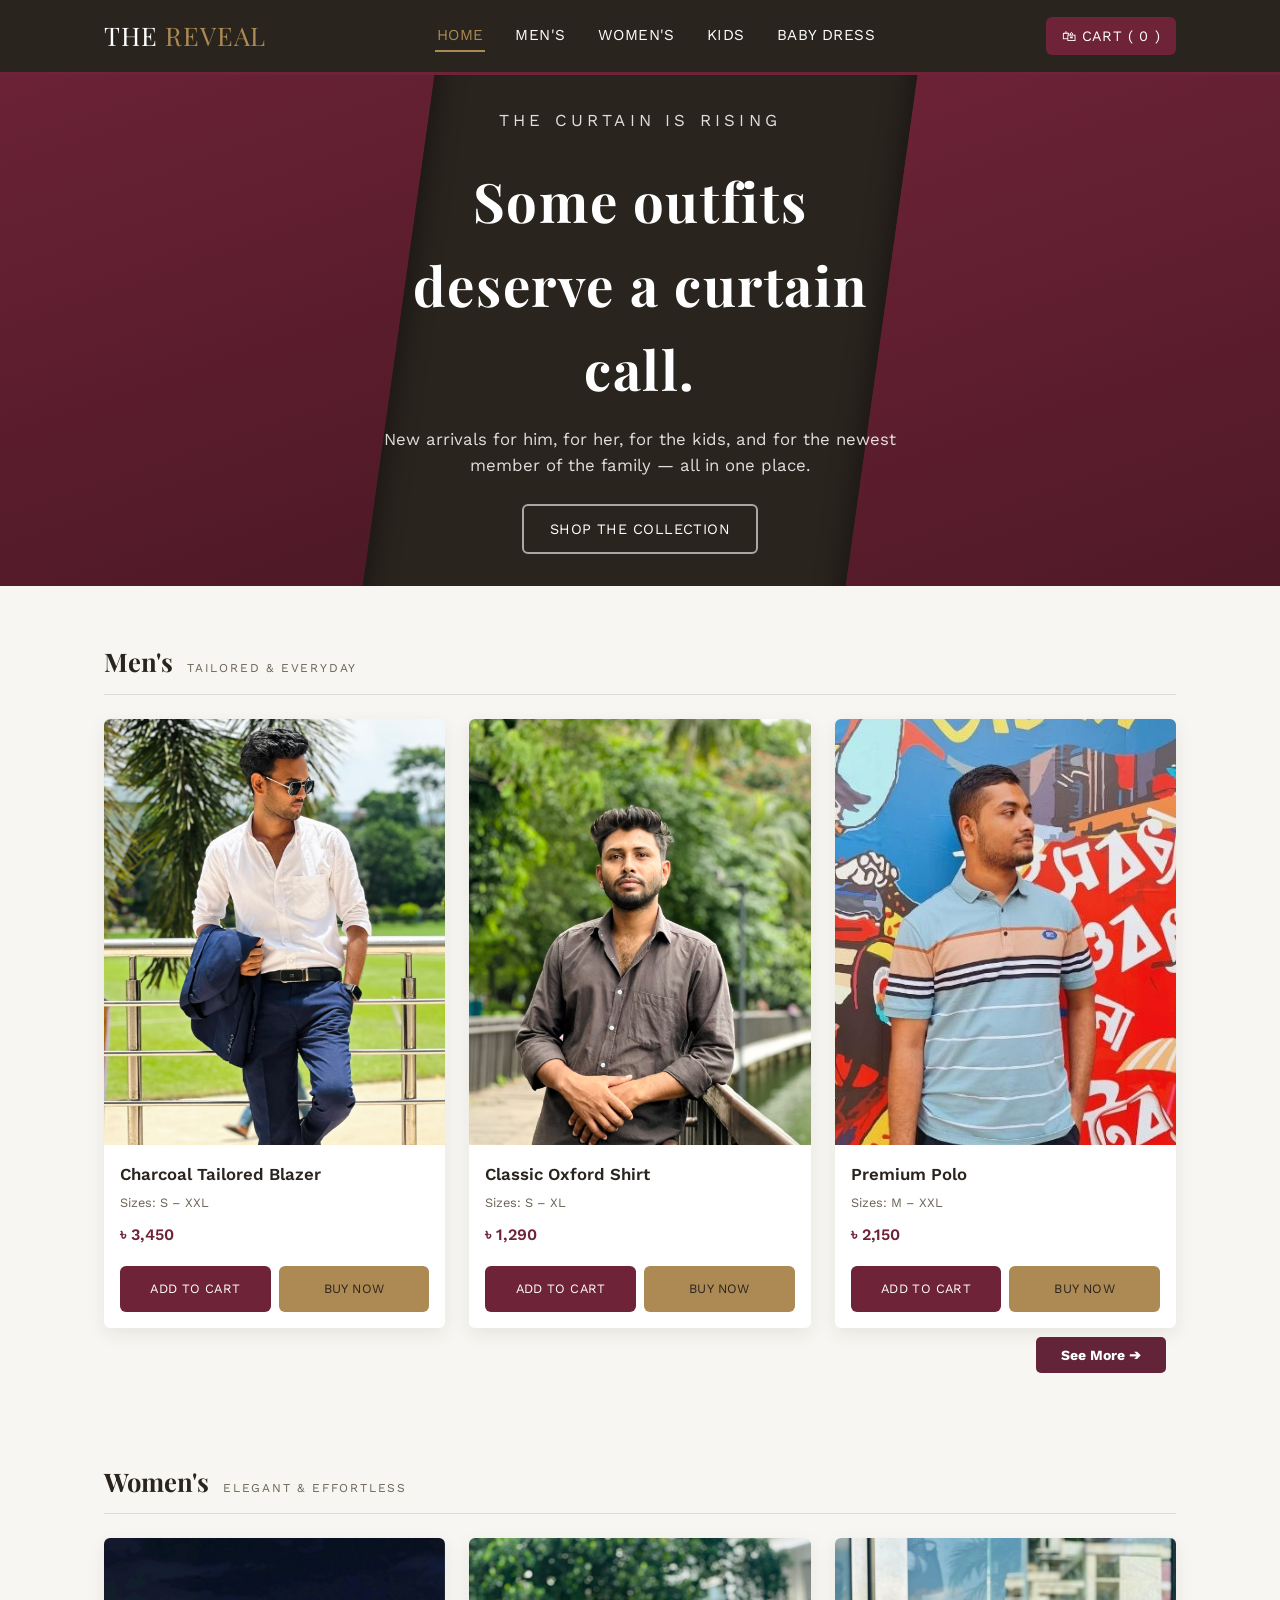
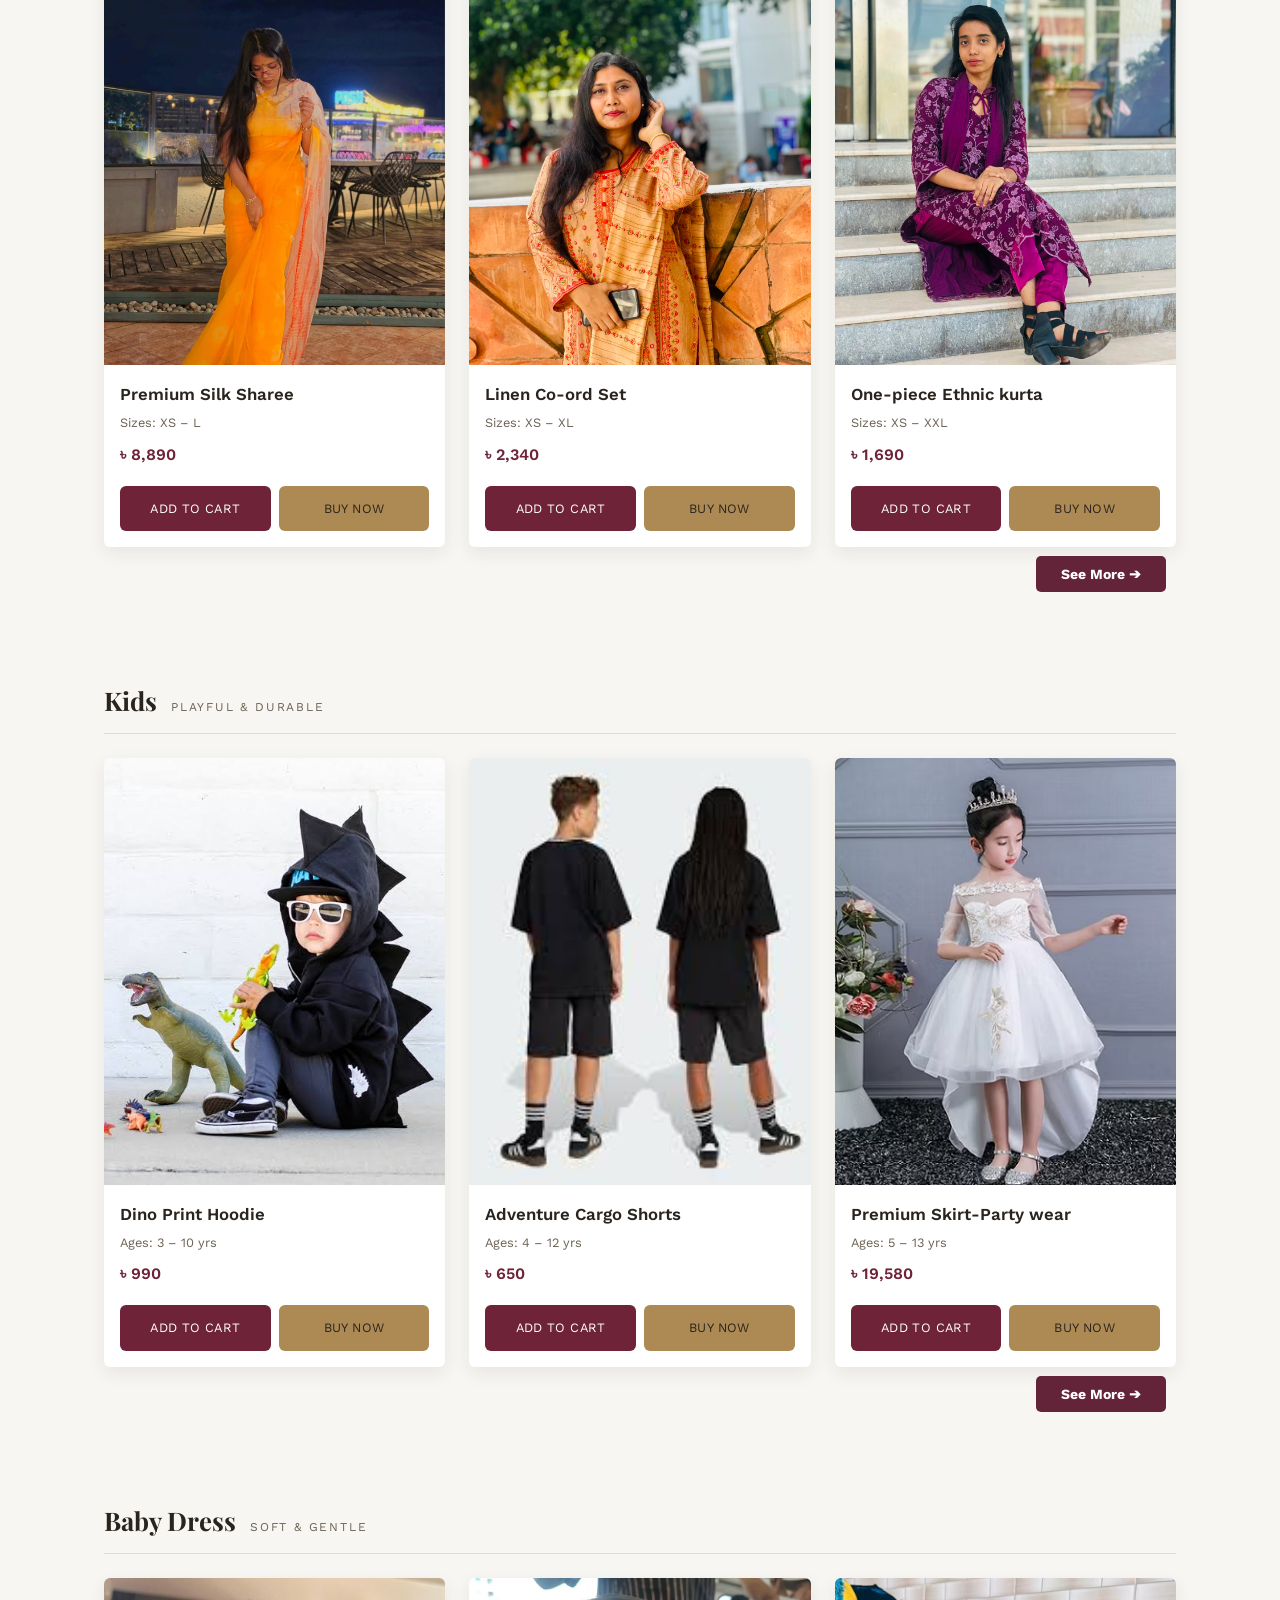
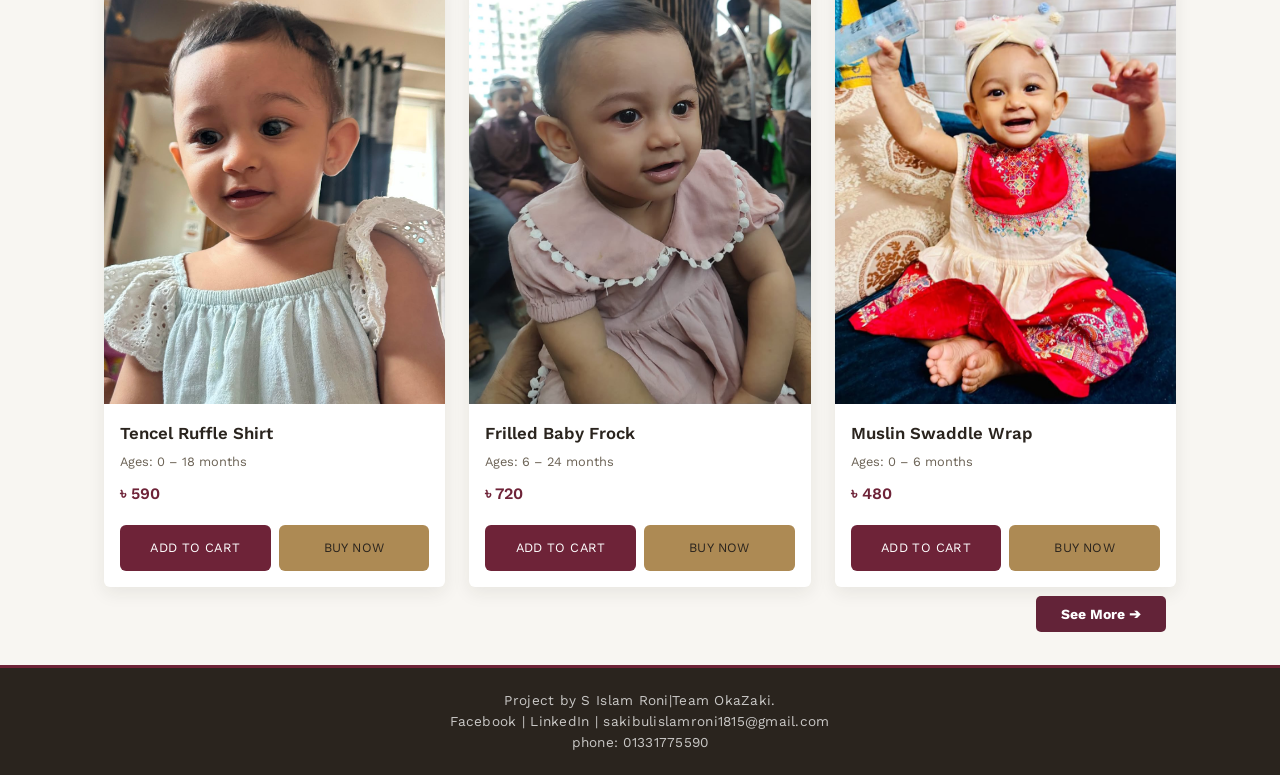
<file: index.html>
<!DOCTYPE html>
<html lang="en">
<head>
  <meta charset="UTF-8">
  <meta name="viewport" content="width=device-width, initial-scale=1.0">
  <title>The Reveal | Clothing for Every Chapter</title>
  <link rel="preconnect" href="https://fonts.googleapis.com">
  <link href="https://fonts.googleapis.com/css2?family=Playfair+Display:wght@700;800&family=Work+Sans:wght@400;500;600;700&display=swap" rel="stylesheet">
  <link rel="stylesheet" href="css/style.css">
</head>
<body>

  <!-- ================= HEADER / NAV ================= -->
  <header class="site-header">
    <div class="wrap">
      <a href="index.html" class="logo">THE <span>REVEAL</span></a>
      <nav class="main-nav" aria-label="Primary">
        <ul>
          <li><a href="index.html" aria-current="page">Home</a></li>
          <li><a href="index.html#mens">Men's</a></li>
          <li><a href="index.html#womens">Women's</a></li>
          <li><a href="index.html#kids">Kids</a></li>
          <li><a href="index.html#baby">Baby Dress</a></li>
        </ul>
      </nav>
      <a href="cart.html" class="cart-link">🛍 Cart (<span id="cart-count">0</span>)</a>
    </div>
  </header>

  <!-- ================= HERO ================= -->
  <section class="hero">
    <div class="hero-content">
      <p class="hero-eyebrow">The curtain is rising</p>
      <h1>Some outfits deserve a curtain call.</h1>
      <p>New arrivals for him, for her, for the kids, and for the newest member of the family — all in one place.</p>
      <a href="#mens" class="btn btn-outline">Shop The Collection</a>
    </div>
  </section>

  <main class="wrap">

    <!-- ================= MEN'S ================= -->
    <section class="category-section" id="mens">
      <div class="category-heading">
        <h2>Men's</h2>
        <span class="tag">Tailored &amp; Everyday</span>
      </div>
      <div class="product-grid">

        <div class="product-card">
          <div class="product-swatch swatch-mens" style="padding: 0; overflow: hidden;">
            <img src="images/blazer.jpeg" alt="Charcoal Blazer" style="width: 100%; height: 100%; object-fit: cover;">
          </div>
          <div class="product-info">
            <h3>Charcoal Tailored Blazer</h3>
            <p class="product-meta">Sizes: S – XXL</p>
            <p class="product-price">৳ 3,450</p>
            <div class="product-actions">
              <a href="javascript:void(0);" onclick="addToCart('Charcoal Tailored Blazer', 'Men\'s', 3450,'images/blazer.jpeg')" class="btn btn-add">Add to Cart</a>
              <a href="checkout.php?name=Charcoal Tailored Blazer&price=3450" class="btn btn-buy">Buy Now</a>
            </div>
          </div>
        </div>

        <div class="product-card">
          <div class="product-swatch swatch-mens" style="padding: 0; overflow: hidden;">
            <img src="images/shirt.jpeg" alt="Oxford Shirt" style="width: 100%; height: 100%; object-fit: cover;">
          </div>
          <div class="product-info">
            <h3>Classic Oxford Shirt</h3>
            <p class="product-meta">Sizes: S – XL</p>
            <p class="product-price">৳ 1,290</p>
            <div class="product-actions">
              <a href="javascript:void(0);" onclick="addToCart('Oxford Shirt', 'Men\'s', 1290,'images/shirt.jpeg')" class="btn btn-add">Add to Cart</a>
              <a href="checkout.php?name=Classic Oxford Shirt&price=1290" class="btn btn-buy">Buy Now</a>
            </div>
          </div>
        </div>

        <div class="product-card">
          <div class="product-swatch swatch-mens" style="padding: 0; overflow: hidden;">
            <img src="images/T-shirt.jpeg" alt="T-shirt" style="width: 100%; height: 100%; object-fit: cover;">
          </div>
          <div class="product-info">
            <h3>Premium Polo</h3>
            <p class="product-meta">Sizes: M – XXL</p>
            <p class="product-price">৳ 2,150</p>
            <div class="product-actions">
              <a href="javascript:void(0);" onclick="addToCart('Premium Polo', 'Men\'s', 2150,'images/T-shirt.jpeg')" class="btn btn-add">Add to Cart</a>
              <a href="checkout.php?name=Washed T-Shirt&price=2150" class="btn btn-buy">Buy Now</a>
            </div>
          </div>
        </div>

      </div>
      
      <!-- Men's See More Button -->
      <div style="text-align: right; margin-top: 15px; padding-bottom: 30px; padding-right: 10px;">
        <a href="mens_more.html" style="background-color: #632338; color: white; padding: 10px 25px; text-decoration: none; font-weight: bold; border-radius: 5px; font-size: 14px;">See More ➔</a>
      </div>

    </section>

    <!-- ================= WOMEN'S ================= -->
    <section class="category-section" id="womens">
      <div class="category-heading">
        <h2>Women's</h2>
        <span class="tag">Elegant &amp; Effortless</span>
      </div>
      <div class="product-grid">

        <div class="product-card">
          <div class="product-swatch swatch-womens" style="padding: 0; overflow: hidden;">
            <img src="images/silk_sharee.jpg" alt="silk_sharee" style="width: 100%; height: 100%; object-fit: cover;">
          </div>
          <div class="product-info">
            <h3>Premium Silk Sharee</h3>
            <p class="product-meta">Sizes: XS – L</p>
            <p class="product-price">৳ 8,890</p>
            <div class="product-actions">
              <a href="javascript:void(0);" onclick="addToCart('Premium Silk Sharee', 'Women\'s', 8890,'images/silk_sharee.jpg')" class="btn btn-add">Add to Cart</a>
              <a href="checkout.php?name=Premium Silk Sharee&price=8890" class="btn btn-buy">Buy Now</a>
            </div>
          </div>
        </div>

        <div class="product-card">
          <div class="product-swatch swatch-womens" style="padding: 0; overflow: hidden;">
            <img src="images/linen_co_ord.jpg" alt="linen_co_ord" style="width: 100%; height: 100%; object-fit: cover;">
          </div>
          <div class="product-info">
            <h3>Linen Co-ord Set</h3>
            <p class="product-meta">Sizes: XS – XL</p>
            <p class="product-price">৳ 2,340</p>
            <div class="product-actions">
              <a href="javascript:void(0);" onclick="addToCart('Linen Co-ord Set', 'Women\'s', 2340,'images/linen_co_ord.jpg')" class="btn btn-add">Add to Cart</a>
              <a href="checkout.php?name=Linen Co-ord Set&price=2340" class="btn btn-buy">Buy Now</a>
            </div>
          </div>
        </div>

        <div class="product-card">
          <div class="product-swatch swatch-womens" style="padding: 0; overflow: hidden;">
            <img src="images/Three_piece.jpg" alt="Three_piece" style="width: 100%; height: 100%; object-fit: cover;">
          </div>
          <div class="product-info">
            <h3>One-piece Ethnic kurta</h3>
            <p class="product-meta">Sizes: XS – XXL</p>
            <p class="product-price">৳ 1,690</p>
            <div class="product-actions">
              <a href="javascript:void(0);" onclick="addToCart('One-piece Ethnic kurta', 'Women\'s', 1690,'images/Three_piece.jpg')" class="btn btn-add">Add to Cart</a>
              <a href="checkout.php?name=One-piece Ethnic kurta&price=1690" class="btn btn-buy">Buy Now</a>
            </div>
          </div>
        </div>

      </div>

      <!-- Women's See More Button -->
      <div style="text-align: right; margin-top: 15px; padding-bottom: 30px; padding-right: 10px;">
        <a href="womens_more.html" style="background-color: #632338; color: white; padding: 10px 25px; text-decoration: none; font-weight: bold; border-radius: 5px; font-size: 14px;">See More ➔</a>
      </div>

    </section>

    <!-- ================= KIDS ================= -->
    <section class="category-section" id="kids">
      <div class="category-heading">
        <h2>Kids</h2>
        <span class="tag">Playful &amp; Durable</span>
      </div>
      <div class="product-grid">

        <div class="product-card">
          <div class="product-swatch swatch-kids" style="padding: 0; overflow: hidden;">
            <img src="images/dino_hoodie.jpg" alt="Hoodie" style="width: 100%; height: 100%; object-fit: cover;">
          </div>
          <div class="product-info">
            <h3>Dino Print Hoodie</h3>
            <p class="product-meta">Ages: 3 – 10 yrs</p>
            <p class="product-price">৳ 990</p>
            <div class="product-actions">
              <a href="javascript:void(0);" onclick="addToCart('Dino Print Hoodie', 'Kids', 990,'images/dino_hoodie.jpg')" class="btn btn-add">Add to Cart</a>
              <a href="checkout.php?name=Dino Print Hoodie&price=990" class="btn btn-buy">Buy Now</a>
            </div>
          </div>
        </div>

        <div class="product-card">
          <div class="product-swatch swatch-kids" style="padding: 0; overflow: hidden;">
            <img src="images/cargo_shorts.jpg" alt="cargo_shorts" style="width: 100%; height: 100%; object-fit: cover;">
          </div>
          <div class="product-info">
            <h3>Adventure Cargo Shorts</h3>
            <p class="product-meta">Ages: 4 – 12 yrs</p>
            <p class="product-price">৳ 650</p>
            <div class="product-actions">
              <a href="javascript:void(0);" onclick="addToCart('Adventure Cargo Shorts', 'Kids', 650,'images/cargo_shorts.jpg')" class="btn btn-add">Add to Cart</a>
              <a href="checkout.php?name=Adventure Cargo Shorts&price=650" class="btn btn-buy">Buy Now</a>
            </div>
          </div>
        </div>

        <div class="product-card">
          <div class="product-swatch swatch-kids" style="padding: 0; overflow: hidden;">
            <img src="images/skirt_girls.avif" alt="skirt_girls" style="width: 100%; height: 100%; object-fit: cover;">
          </div>
          <div class="product-info">
            <h3>Premium Skirt-Party wear</h3>
            <p class="product-meta">Ages: 5 – 13 yrs</p>
            <p class="product-price">৳ 19,580</p>
            <div class="product-actions">
              <a href="javascript:void(0);" onclick="addToCart('Premium Skirt-Party wear', 'Kids', 19580,'images/skirt_girls.avif')" class="btn btn-add">Add to Cart</a>
              <a href="checkout.php?name=Premium Skirt-Party wear&price=19580" class="btn btn-buy">Buy Now</a>
            </div>
          </div>
        </div>

      </div>

      <!-- Kids See More Button -->
      <div style="text-align: right; margin-top: 15px; padding-bottom: 30px; padding-right: 10px;">
        <a href="kids_more.html" style="background-color: #632338; color: white; padding: 10px 25px; text-decoration: none; font-weight: bold; border-radius: 5px; font-size: 14px;">See More ➔</a>
      </div>

    </section>

    <!-- ================= BABY DRESS ================= -->
    <section class="category-section" id="baby">
      <div class="category-heading">
        <h2>Baby Dress</h2>
        <span class="tag">Soft &amp; Gentle</span>
      </div>
      <div class="product-grid">

        <div class="product-card">
          <div class="product-swatch swatch-baby" style="padding: 0; overflow: hidden;">
            <img src="images/ruffle_shirt.jpeg" alt="ruffle_shirt" style="width: 100%; height: 100%; object-fit: cover;">
          </div>
          <div class="product-info">
            <h3>Tencel Ruffle Shirt</h3>
            <p class="product-meta">Ages: 0 – 18 months</p>
            <p class="product-price">৳ 590</p>
            <div class="product-actions">
              <a href="javascript:void(0);" onclick="addToCart('Tencel Ruffle Shirt', 'Baby Dress', 590,'images/ruffle_shirt.jpeg')" class="btn btn-add">Add to Cart</a>
              <a href="checkout.php?name=Tencel Ruffle shirt&price=590" class="btn btn-buy">Buy Now</a>
            </div>
          </div>
        </div>

        <div class="product-card">
          <div class="product-swatch swatch-baby" style="padding: 0; overflow: hidden;">
            <img src="images/Frock.jpeg" alt="Frilled Baby Frock" style="width: 100%; height: 100%; object-fit: cover;">
          </div>
          <div class="product-info">
            <h3>Frilled Baby Frock</h3>
            <p class="product-meta">Ages: 6 – 24 months</p>
            <p class="product-price">৳ 720</p>
            <div class="product-actions">
              <a href="javascript:void(0);" onclick="addToCart('Frilled Baby Frock', 'Baby Dress', 720,'images/Frock.jpeg')" class="btn btn-add">Add to Cart</a>
              <a href="checkout.php?name=Frilled Baby Frock&price=720" class="btn btn-buy">Buy Now</a>
            </div>
          </div>
        </div>

        <div class="product-card">
          <div class="product-swatch swatch-baby" style="padding: 0; overflow: hidden;">
            <img src="images/swdall_warp.jpeg" alt="Muslin Swaddle Wrap" style="width: 100%; height: 100%; object-fit: cover;">
          </div>
          <div class="product-info">
            <h3>Muslin Swaddle Wrap</h3>
            <p class="product-meta">Ages: 0 – 6 months</p>
            <p class="product-price">৳ 480</p>
            <div class="product-actions">
              <a href="javascript:void(0);" onclick="addToCart('Muslin Swaddle Wrap', 'Baby Dress', 480,'images/swdall_warp.jpeg')" class="btn btn-add">Add to Cart</a>
              <a href="checkout.php?name=Muslin Swaddle Wrap&price=480" class="btn btn-buy">Buy Now</a>
            </div>
          </div>
        </div>

      </div>

      <!-- Baby Dress See More Button -->
      <div style="text-align: right; margin-top: 15px; padding-bottom: 30px; padding-right: 10px;">
        <a href="baby_more.html" style="background-color: #632338; color: white; padding: 10px 25px; text-decoration: none; font-weight: bold; border-radius: 5px; font-size: 14px;">See More ➔</a>
      </div>

    </section>

  </main>

  <!-- ================= FOOTER (shared) ================= -->
  <footer class="site-footer">
    <p>Project by S Islam Roni|Team OkaZaki.</p>
    <div class="social-links">
        <a href="https://www.facebook.com/sakibronii" target="_blank">Facebook</a> | 
        <a href="https://www.linkedin.com/in/sakibul-islam-roni-37b224241/" target="_blank">LinkedIn</a> |
        <a href="mailto:sakibulislamroni1815@gmail.com">sakibulislamroni1815@gmail.com</a>
    </div>
    <p>phone: 01331775590</p>
  </footer>

  <script>
    // Add product to cart
    function addToCart(name, category, price, imageSrc) {
        let cart = JSON.parse(localStorage.getItem('reveal_cart')) || [];
        
        let existingItem = cart.find(item => item.name === name);
        if(existingItem) {
            existingItem.qty += 1; // Increase quantity if item exists
        } else {
            // Add new item with image
            cart.push({ name: name, category: category, price: price, qty: 1, image: imageSrc });
        }
        
        localStorage.setItem('reveal_cart', JSON.stringify(cart));
        updateCartCount();
    }

    // Update cart counter in header
    function updateCartCount() {
        let cart = JSON.parse(localStorage.getItem('reveal_cart')) || [];
        let totalQty = cart.reduce((sum, item) => sum + item.qty, 0);
        let countElement = document.getElementById('cart-count');
        if(countElement) countElement.innerText = totalQty;
    }

    // Initialize cart count on page load
    window.onload = updateCartCount;
  </script>

</body>
</html>
</file>
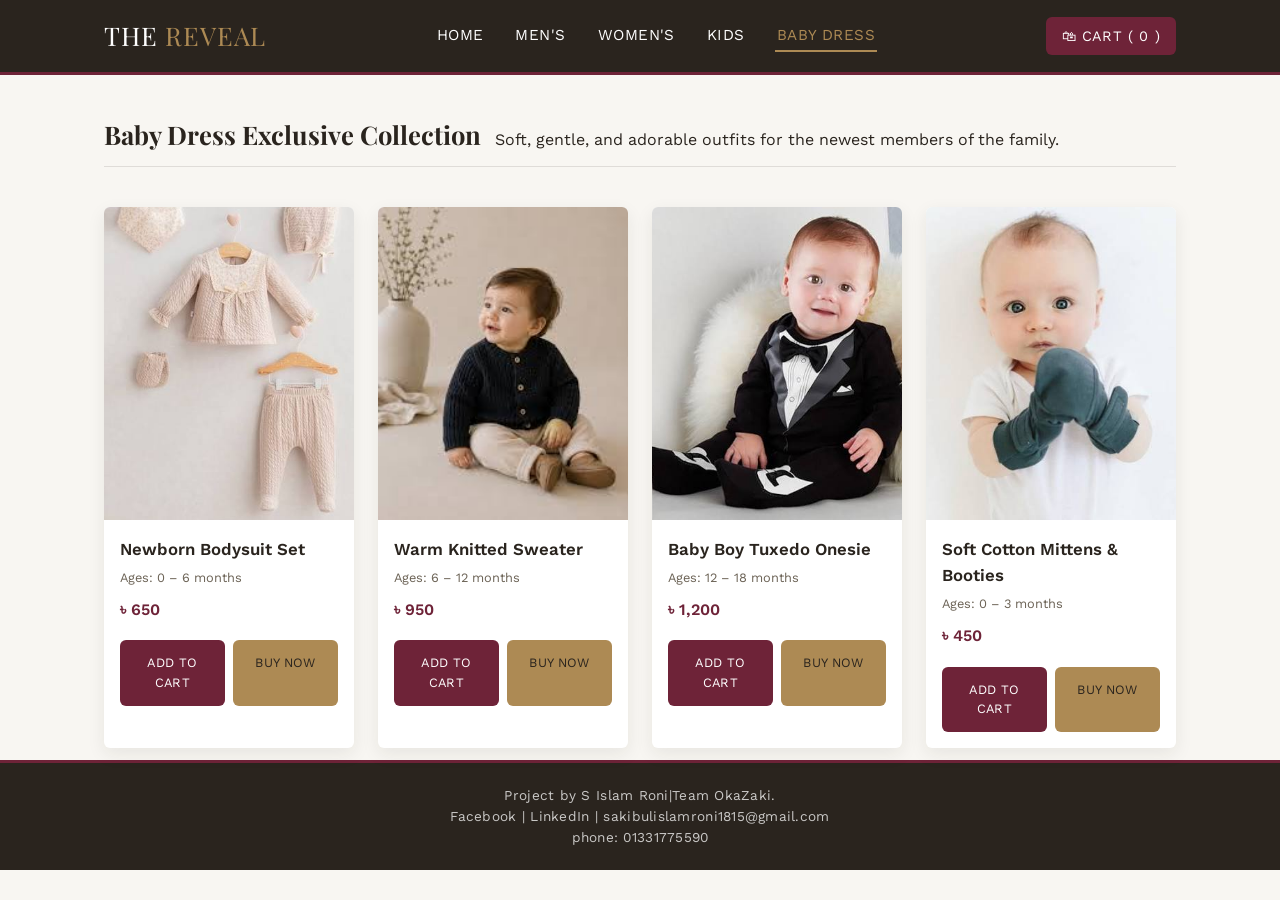
<file: baby_more.html>
<!DOCTYPE html>
<html lang="en">
<head>
  <meta charset="UTF-8">
  <meta name="viewport" content="width=device-width, initial-scale=1.0">
  <title>Baby Dress Collection | The Reveal</title>
  <link rel="preconnect" href="https://fonts.googleapis.com">
  <link href="https://fonts.googleapis.com/css2?family=Playfair+Display:wght@700;800&family=Work+Sans:wght@400;500;600;700&display=swap" rel="stylesheet">
  <link rel="stylesheet" href="css/style.css">
</head>
<body>

  <!-- HEADER -->
  <header class="site-header">
    <div class="wrap">
      <a href="index.html" class="logo">THE <span>REVEAL</span></a>
      <nav class="main-nav" aria-label="Primary">
        <ul>
          <li><a href="index.html">Home</a></li>
          <li><a href="index.html#mens">Men's</a></li>
          <li><a href="index.html#womens">Women's</a></li>
          <li><a href="index.html#kids">Kids</a></li>
          <li><a href="index.html#baby" aria-current="page">Baby Dress</a></li>
        </ul>
      </nav>
      <a href="cart.html" class="cart-link">🛍 Cart (<span id="cart-count">0</span>)</a>
    </div>
  </header>

  <main class="wrap">
    <div class="category-heading" style="text-align: center; margin-top: 40px; margin-bottom: 40px;">
      <h2>Baby Dress Exclusive Collection</h2>
      <p>Soft, gentle, and adorable outfits for the newest members of the family.</p>
    </div>

    <!-- 4 add -->
    <div class="product-grid">

      <!-- Product 1 -->
      <div class="product-card">
        <div class="product-swatch swatch-baby" style="padding: 0; overflow: hidden;">
          <img src="images/newborn.jpg" alt="Bodysuit Set" style="width: 100%; height: 100%; object-fit: cover;">
        </div>
        <div class="product-info">
          <h3>Newborn Bodysuit Set</h3>
          <p class="product-meta">Ages: 0 – 6 months</p>
          <p class="product-price">৳ 650</p>
          <div class="product-actions">
            <a href="javascript:void(0);" onclick="addToCart('Newborn Bodysuit Set', 'Baby Dress', 650, 'images/newborn.jpg')" class="btn btn-add">Add to Cart</a>
            <a href="checkout.php?name=Newborn Bodysuit Set&price=650" class="btn btn-buy">Buy Now</a>
          </div>
        </div>
      </div>

      <!-- Product 2 -->
      <div class="product-card">
        <div class="product-swatch swatch-baby" style="padding: 0; overflow: hidden;">
          <img src="images/swweter.jpg" alt="Knitted Sweater" style="width: 100%; height: 100%; object-fit: cover;">
        </div>
        <div class="product-info">
          <h3>Warm Knitted Sweater</h3>
          <p class="product-meta">Ages: 6 – 12 months</p>
          <p class="product-price">৳ 950</p>
          <div class="product-actions">
            <a href="javascript:void(0);" onclick="addToCart('Warm Knitted Sweater', 'Baby Dress', 950, 'images/swweter.jpg')" class="btn btn-add">Add to Cart</a>
            <a href="checkout.php?name=Warm Knitted Sweater&price=950" class="btn btn-buy">Buy Now</a>
          </div>
        </div>
      </div>

      <!-- Product 3 -->
      <div class="product-card">
        <div class="product-swatch swatch-baby" style="padding: 0; overflow: hidden;">
          <img src="images/tuxedo.jpg" alt="Tuxedo Onesie" style="width: 100%; height: 100%; object-fit: cover;">
        </div>
        <div class="product-info">
          <h3>Baby Boy Tuxedo Onesie</h3>
          <p class="product-meta">Ages: 12 – 18 months</p>
          <p class="product-price">৳ 1,200</p>
          <div class="product-actions">
            <a href="javascript:void(0);" onclick="addToCart('Baby Boy Tuxedo Onesie', 'Baby Dress', 1200, 'images/tuxedo.jpg')" class="btn btn-add">Add to Cart</a>
            <a href="checkout.php?name=Baby Boy Tuxedo Onesie&price=1200" class="btn btn-buy">Buy Now</a>
          </div>
        </div>
      </div>

      <!-- Product 4 -->
      <div class="product-card">
        <div class="product-swatch swatch-baby" style="padding: 0; overflow: hidden;">
          <img src="images/mitens.jpg" alt="Mittens & Booties" style="width: 100%; height: 100%; object-fit: cover;">
        </div>
        <div class="product-info">
          <h3>Soft Cotton Mittens & Booties</h3>
          <p class="product-meta">Ages: 0 – 3 months</p>
          <p class="product-price">৳ 450</p>
          <div class="product-actions">
            <a href="javascript:void(0);" onclick="addToCart('Soft Cotton Mittens & Booties', 'Baby Dress', 450, 'images/mitens.jpg')" class="btn btn-add">Add to Cart</a>
            <a href="checkout.php?name=Soft Cotton Mittens and Booties&price=450" class="btn btn-buy">Buy Now</a>
          </div>
        </div>
      </div>

    </div>
  </main>

  <!-- FOOTER -->
  <footer class="site-footer">
    <p>Project by S Islam Roni|Team OkaZaki.</p>
    <div class="social-links">
        <a href="https://www.facebook.com/sakibronii" target="_blank">Facebook</a> | 
        <a href="https://www.linkedin.com/in/sakibul-islam-roni-37b224241/" target="_blank">LinkedIn</a> |
        <a href="mailto:sakibulislamroni1815@gmail.com">sakibulislamroni1815@gmail.com</a>
    </div>
    <p>phone: 01331775590</p>
  </footer>

<script>
    // product add on cart (Updated with imageSrc)
    function addToCart(name, category, price, imageSrc) {
        let cart = JSON.parse(localStorage.getItem('reveal_cart')) || [];
        
        // check cart 
        let existingItem = cart.find(item => item.name === name);
        if(existingItem) {
            existingItem.qty += 1; 
        } else {
            // new item add
            cart.push({ name: name, category: category, price: price, qty: 1, image: imageSrc }); 
        }
        
        localStorage.setItem('reveal_cart', JSON.stringify(cart));
        updateCartCount();
    }

    //header cart update
    function updateCartCount() {
        let cart = JSON.parse(localStorage.getItem('reveal_cart')) || [];
        let totalQty = cart.reduce((sum, item) => sum + item.qty, 0);
        let countElement = document.getElementById('cart-count');
        if(countElement) {
            countElement.innerText = totalQty;
        }
    }

    window.onload = updateCartCount;
</script>

</body>
</html>
</file>
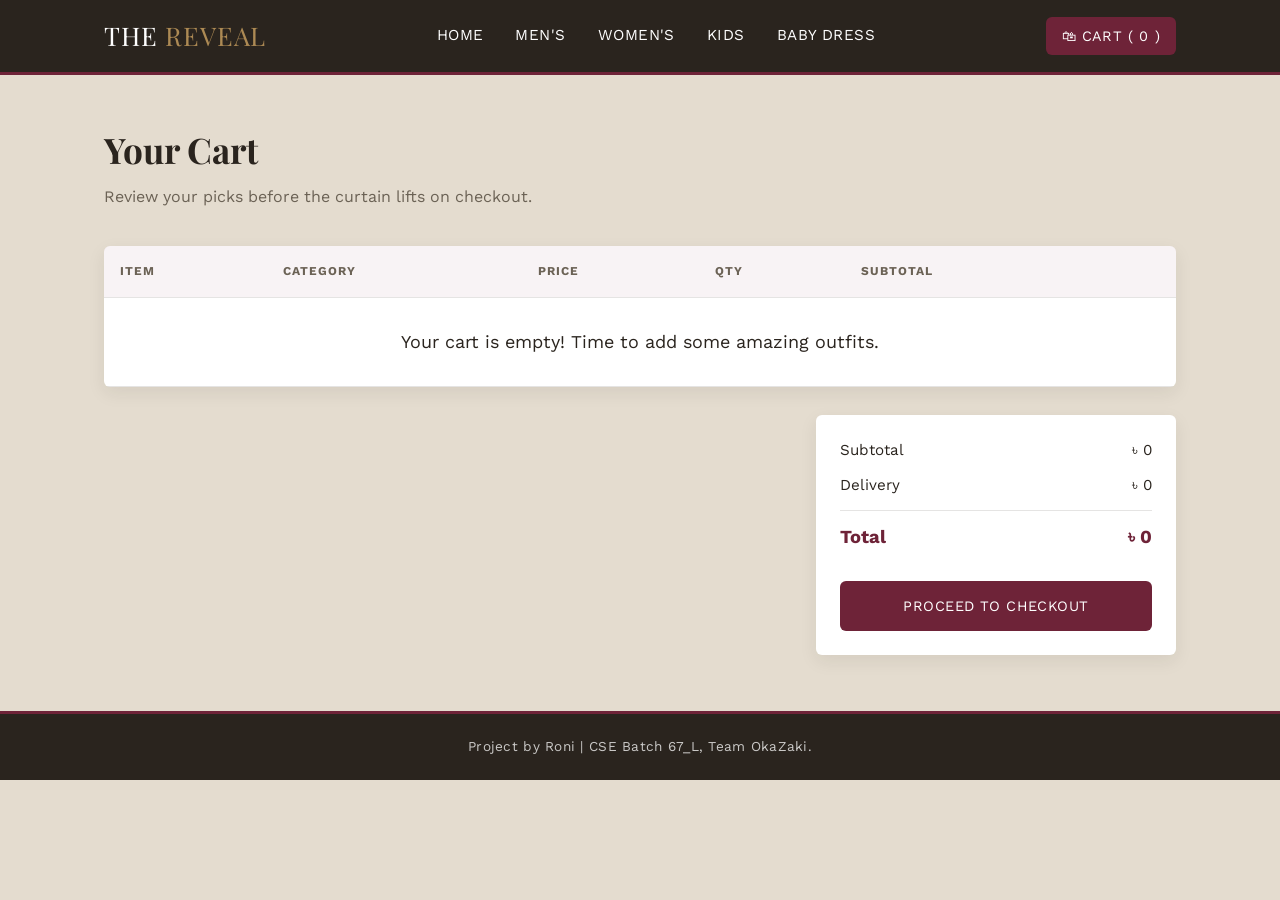
<file: cart.html>
<!DOCTYPE html>
<html lang="en">
<head>
  <meta charset="UTF-8">
  <meta name="viewport" content="width=device-width, initial-scale=1.0">
  <title>Your Cart | The Reveal</title>
  <link rel="preconnect" href="https://fonts.googleapis.com">
  <link href="https://fonts.googleapis.com/css2?family=Playfair+Display:wght@700;800&family=Work+Sans:wght@400;500;600;700&display=swap" rel="stylesheet">
  <link rel="stylesheet" href="css/style.css">
</head>
<body class="deep-bg">

  <!-- ================= HEADER / NAV ================= -->
  <header class="site-header">
    <div class="wrap">
      <a href="index.html" class="logo">THE <span>REVEAL</span></a>
      <nav class="main-nav" aria-label="Primary">
        <ul>
          <li><a href="index.html">Home</a></li>
          <li><a href="index.html#mens">Men's</a></li>
          <li><a href="index.html#womens">Women's</a></li>
          <li><a href="index.html#kids">Kids</a></li>
          <li><a href="index.html#baby">Baby Dress</a></li>
        </ul>
      </nav>
      <a href="cart.html" class="cart-link" aria-current="page">🛍 Cart (<span id="cart-count">0</span>)</a>
    </div>
  </header>

  <main class="wrap">

    <div class="page-heading">
      <h1>Your Cart</h1>
      <p>Review your picks before the curtain lifts on checkout.</p>
    </div>

    <table class="cart-table">
      <thead>
        <tr>
          <th>Item</th>
          <th>Category</th>
          <th>Price</th>
          <th>Qty</th>
          <th>Subtotal</th>
          <th></th>
        </tr>
      </thead>
      <tbody id="cart-items">
      </tbody>
    </table>

    <div class="cart-summary">
      <div class="row">
        <span>Subtotal</span>
        <span id="cart-subtotal">৳ 0</span>
      </div>
      <div class="row">
        <span>Delivery</span>
        <span id="cart-delivery">৳ 100</span>
      </div>
      <div class="row total">
        <span>Total</span>
        <span id="cart-total">৳ 0</span>
      </div>
      <a href="#" id="checkout-btn" class="btn btn-add btn-block" style="margin-top: 18px;">Proceed to Checkout</a>
    </div>

  </main>

  <!-- ================= FOOTER ================= -->
  <footer class="site-footer">
    <p>Project by Roni | CSE Batch 67_L, Team OkaZaki.</p>
  </footer>

  <!-- ================= JAVASCRIPT (Dynamic Cart) ================= -->
  <script>
    function renderCart() {
      let cart = JSON.parse(localStorage.getItem('reveal_cart')) || [];
      let tbody = document.getElementById('cart-items');
      let countEl = document.getElementById('cart-count');
      
      tbody.innerHTML = '';
      let subtotal = 0;
      let delivery = 100;

      // header cart update
      let totalQty = cart.reduce((sum, item) => sum + item.qty, 0);
      if(countEl) countEl.innerText = totalQty;

      // if cart is 0
      if (cart.length === 0) {
        tbody.innerHTML = '<tr><td colspan="6" style="text-align:center; padding:30px; font-size: 18px;">Your cart is empty! Time to add some amazing outfits.</td></tr>';
        document.getElementById('cart-subtotal').innerText = '৳ 0';
        document.getElementById('cart-delivery').innerText = '৳ 0';
        document.getElementById('cart-total').innerText = '৳ 0';
        document.getElementById('checkout-btn').href = '#';
        document.getElementById('checkout-btn').onclick = () => { alert("Your cart is empty!"); return false; };
        return;
      }

      // cart product show
      cart.forEach((item, index) => {
        let itemTotal = item.price * item.qty;
        subtotal += itemTotal;

        let swatchClass = "swatch-mens";
        if(item.category.includes("Women")) swatchClass = "swatch-womens";
        else if(item.category.includes("Baby")) swatchClass = "swatch-baby";
        else if(item.category.includes("Kids")) swatchClass = "swatch-kids";

        let tr = `
        <tr>
          <td>
            <div class="cart-item-name" style="display: flex; align-items: center;">
          
              <img src="${item.image}" alt="${item.name}" style="width: 55px; height: 55px; object-fit: cover; border-radius: 5px; margin-right: 15px;">
              <span style="font-weight: 500;">${item.name}</span>
            </div>
          </td>
          <td>${item.category}</td>
          <td>৳ ${item.price}</td>
          <td><input type="number" class="qty-input" value="${item.qty}" min="1" onchange="updateQty(${index}, this.value)"></td>
          <td>৳ ${itemTotal}</td>
          <td><button onclick="removeItem(${index})" class="remove-link" style="border:none; background:none; cursor:pointer; font-weight: 600; color: #d9534f;">Remove</button></td>
        </tr>`;
        
        tbody.innerHTML += tr;
      });

      // total calculation
      let grandTotal = subtotal + delivery;
      document.getElementById('cart-subtotal').innerText = '৳ ' + subtotal;
      document.getElementById('cart-total').innerText = '৳ ' + grandTotal;

      // checkout and total amount check
      document.getElementById('checkout-btn').href = `checkout.php?total=${grandTotal}`;
      document.getElementById('checkout-btn').onclick = null;
    }

    // quatity change
    function updateQty(index, newQty) {
      let cart = JSON.parse(localStorage.getItem('reveal_cart')) || [];
      cart[index].qty = parseInt(newQty);
      localStorage.setItem('reveal_cart', JSON.stringify(cart));
      renderCart();
    }

    // product remove
    function removeItem(index) {
      let cart = JSON.parse(localStorage.getItem('reveal_cart')) || [];
      cart.splice(index, 1);
      localStorage.setItem('reveal_cart', JSON.stringify(cart));
      renderCart();
    }

    // page load to cart generate
    window.onload = renderCart;
  </script>

</body>
</html>
</file>
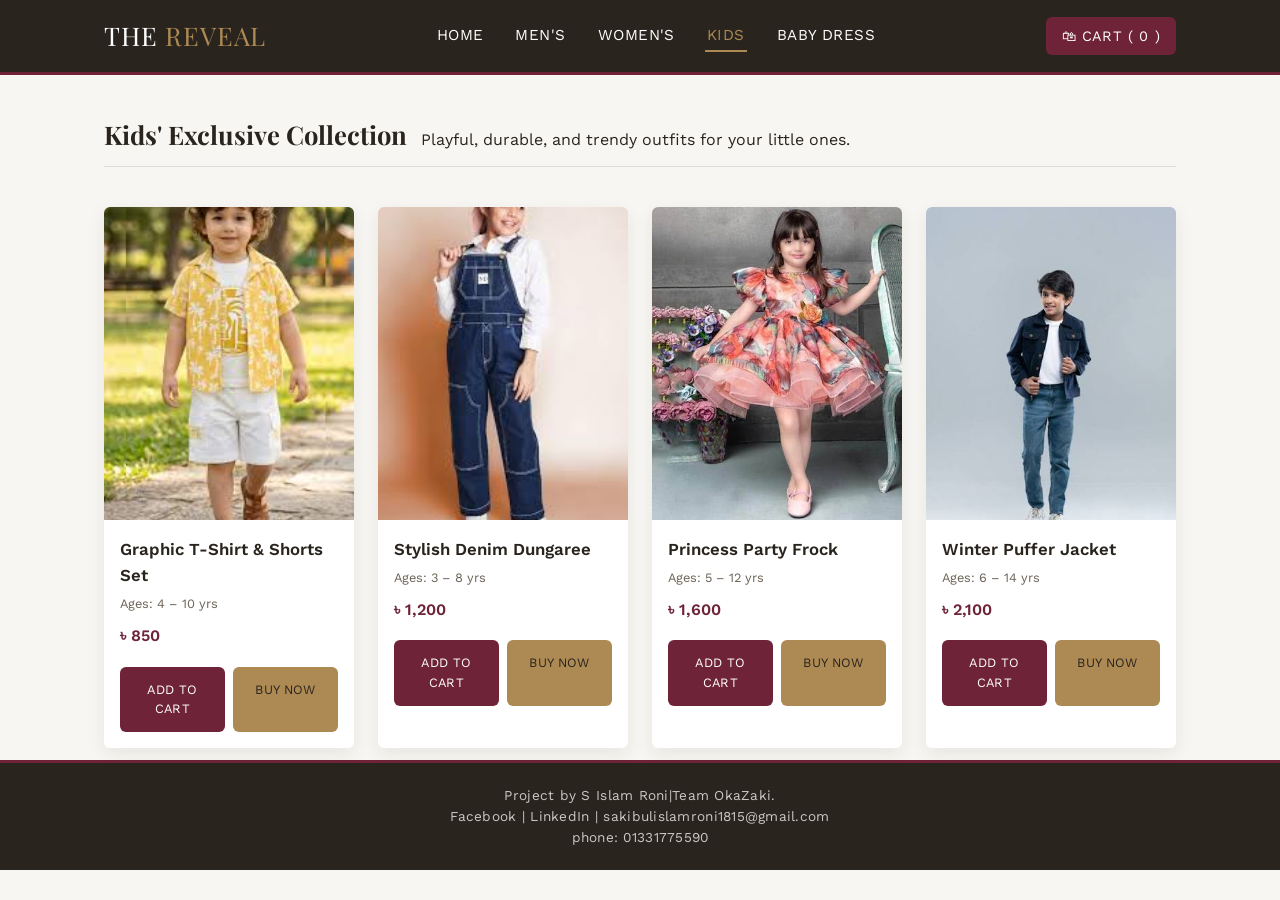
<file: kids_more.html>
<!DOCTYPE html>
<html lang="en">
<head>
  <meta charset="UTF-8">
  <meta name="viewport" content="width=device-width, initial-scale=1.0">
  <title>Kids' Collection | The Reveal</title>
  <link rel="preconnect" href="https://fonts.googleapis.com">
  <link href="https://fonts.googleapis.com/css2?family=Playfair+Display:wght@700;800&family=Work+Sans:wght@400;500;600;700&display=swap" rel="stylesheet">
  <link rel="stylesheet" href="css/style.css">
</head>
<body>

  <!-- HEADER -->
  <header class="site-header">
    <div class="wrap">
      <a href="index.html" class="logo">THE <span>REVEAL</span></a>
      <nav class="main-nav" aria-label="Primary">
        <ul>
          <li><a href="index.html">Home</a></li>
          <li><a href="index.html#mens">Men's</a></li>
          <li><a href="index.html#womens">Women's</a></li>
          <li><a href="index.html#kids" aria-current="page">Kids</a></li>
          <li><a href="index.html#baby">Baby Dress</a></li>
        </ul>
      </nav>
      <a href="cart.html" class="cart-link">🛍 Cart (<span id="cart-count">0</span>)</a>
    </div>
  </header>

  <main class="wrap">
    <div class="category-heading" style="text-align: center; margin-top: 40px; margin-bottom: 40px;">
      <h2>Kids' Exclusive Collection</h2>
      <p>Playful, durable, and trendy outfits for your little ones.</p>
    </div>

    <!-- pdct add -->
    <div class="product-grid">

      <!-- Product 1 -->
      <div class="product-card">
        <div class="product-swatch swatch-kids" style="padding: 0; overflow: hidden;">
          <img src="images/tshirt_set.jpg" alt="Graphic T-Shirt Set" style="width: 100%; height: 100%; object-fit: cover;">
        </div>
        <div class="product-info">
          <h3>Graphic T-Shirt & Shorts Set</h3>
          <p class="product-meta">Ages: 4 – 10 yrs</p>
          <p class="product-price">৳ 850</p>
          <div class="product-actions">
           <a href="javascript:void(0);" onclick="addToCart('Graphic T-Shirt & Shorts Set', 'Kids', 850, 'images/tshirt_set.jpg')" class="btn btn-add">Add to Cart</a>
           <a href="checkout.php?name=Graphic T-Shirt & Shorts Set&price=850" class="btn btn-buy">Buy Now</a>
          </div>
        </div>
      </div>

      <!-- Product 2 -->
      <div class="product-card">
        <div class="product-swatch swatch-kids" style="padding: 0; overflow: hidden;">
          <img src="images/dungarees.jpg" alt="Denim Dungaree" style="width: 100%; height: 100%; object-fit: cover;">
        </div>
        <div class="product-info">
          <h3>Stylish Denim Dungaree</h3>
          <p class="product-meta">Ages: 3 – 8 yrs</p>
          <p class="product-price">৳ 1,200</p>
          <div class="product-actions">
            <a href="javascript:void(0);" onclick="addToCart('Stylish Denim Dungaree', 'Kids', 1200, 'images/dungarees.jpg')" class="btn btn-add">Add to Cart</a>
            <a href="checkout.php?name=Stylish Denim Dungaree&price=1200" class="btn btn-buy">Buy Now</a>
          </div>
        </div>
      </div>

      <!-- Product 3 -->
      <div class="product-card">
        <div class="product-swatch swatch-kids" style="padding: 0; overflow: hidden;">
          <img src="images/party_frock.jpg" alt="Party Frock" style="width: 100%; height: 100%; object-fit: cover;">
        </div>
        <div class="product-info">
          <h3>Princess Party Frock</h3>
          <p class="product-meta">Ages: 5 – 12 yrs</p>
          <p class="product-price">৳ 1,600</p>
          <div class="product-actions">
            <a href="javascript:void(0);" onclick="addToCart('Princess Party Frock', 'Kids', 1600, 'images/party_frock.jpg')" class="btn btn-add">Add to Cart</a>
            <a href="checkout.php?name=Princess Party Frock&price=1600" class="btn btn-buy">Buy Now</a>
          </div>
        </div>
      </div>

      <!-- Product 4 -->
      <div class="product-card">
        <div class="product-swatch swatch-kids" style="padding: 0; overflow: hidden;">
          <img src="images/jacket.jpg" alt="Winter Jacket" style="width: 100%; height: 100%; object-fit: cover;">
        </div>
        <div class="product-info">
          <h3>Winter Puffer Jacket</h3>
          <p class="product-meta">Ages: 6 – 14 yrs</p>
          <p class="product-price">৳ 2,100</p>
          <div class="product-actions">
            <a href="javascript:void(0);" onclick="addToCart('Winter Puffer Jacket', 'Kids', 2100, 'images/jacket.jpg')" class="btn btn-add">Add to Cart</a>
            <a href="checkout.php?name=Winter Puffer Jacket&price=2100" class="btn btn-buy">Buy Now</a>
          </div>
        </div>
      </div>

    </div>
  </main>

  <!-- FOOTER -->
  <footer class="site-footer">
    <p>Project by S Islam Roni|Team OkaZaki.</p>
    <div class="social-links">
        <a href="https://www.facebook.com/sakibronii" target="_blank">Facebook</a> | 
        <a href="https://www.linkedin.com/in/sakibul-islam-roni-37b224241/" target="_blank">LinkedIn</a> |
        <a href="mailto:sakibulislamroni1815@gmail.com">sakibulislamroni1815@gmail.com</a>
    </div>
    <p>phone: 01331775590</p>
  </footer>
  <script>
    // product add on cart (Updated with imageSrc)
    function addToCart(name, category, price, imageSrc) {
        let cart = JSON.parse(localStorage.getItem('reveal_cart')) || [];
        
        // check cart 
        let existingItem = cart.find(item => item.name === name);
        if(existingItem) {
            existingItem.qty += 1; 
        } else {
            // new item add
            cart.push({ name: name, category: category, price: price, qty: 1, image: imageSrc }); 
        }
        
        localStorage.setItem('reveal_cart', JSON.stringify(cart));
        updateCartCount();
    }

    //header cart update
    function updateCartCount() {
        let cart = JSON.parse(localStorage.getItem('reveal_cart')) || [];
        let totalQty = cart.reduce((sum, item) => sum + item.qty, 0);
        let countElement = document.getElementById('cart-count');
        if(countElement) {
            countElement.innerText = totalQty;
        }
    }

    window.onload = updateCartCount;
</script>

</body>
</html>
</file>
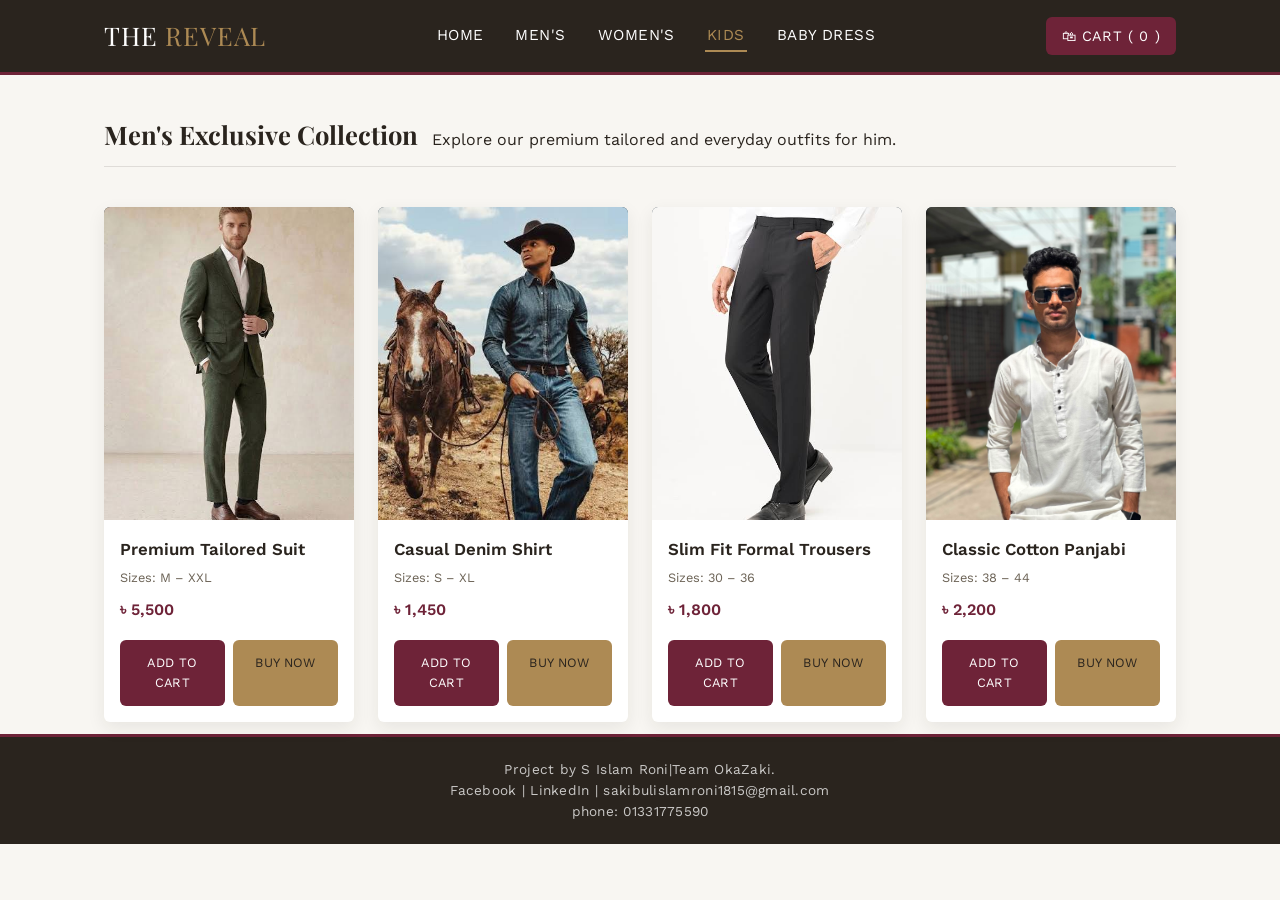
<file: mens_more.html>
<!DOCTYPE html>
<html lang="en">
<head>
  <meta charset="UTF-8">
  <meta name="viewport" content="width=device-width, initial-scale=1.0">
  <title>Men's Collection | The Reveal</title>
  <link rel="preconnect" href="https://fonts.googleapis.com">
  <link href="https://fonts.googleapis.com/css2?family=Playfair+Display:wght@700;800&family=Work+Sans:wght@400;500;600;700&display=swap" rel="stylesheet">
  <link rel="stylesheet" href="css/style.css">
</head>
<body>

  <!-- HEADER -->
  <header class="site-header">
    <div class="wrap">
      <a href="index.html" class="logo">THE <span>REVEAL</span></a>
      <nav class="main-nav" aria-label="Primary">
        <ul>
          <li><a href="index.html">Home</a></li>
          <li><a href="index.html#mens">Men's</a></li>
          <li><a href="index.html#womens">Women's</a></li>
          <li><a href="index.html#kids" aria-current="page">Kids</a></li>
          <li><a href="index.html#baby">Baby Dress</a></li>
        </ul>
      </nav>
      <a href="cart.html" class="cart-link">🛍 Cart (<span id="cart-count">0</span>)</a>
    </div>
  </header>

  <main class="wrap">
    <div class="category-heading" style="text-align: center; margin-top: 40px; margin-bottom: 40px;">
      <h2>Men's Exclusive Collection</h2>
      <p>Explore our premium tailored and everyday outfits for him.</p>
    </div>

    <!-- 4 prdct add-->
    <div class="product-grid">

      <!-- Product 1 -->
      <div class="product-card">
        <div class="product-swatch swatch-mens" style="padding: 0; overflow: hidden;">
          <img src="images/trailored_suit.jpg" alt="Tailored Suit" style="width: 100%; height: 100%; object-fit: cover;">
        </div>
        <div class="product-info">
          <h3>Premium Tailored Suit</h3>
          <p class="product-meta">Sizes: M – XXL</p>
          <p class="product-price">৳ 5,500</p>
          <div class="product-actions">
            <a href="javascript:void(0);" onclick="addToCart('Premium Tailored Suit', 'Men\'s', 5500, 'images/trailored_suit.jpg')" class="btn btn-add">Add to Cart</a>
            <a href="checkout.php?name=Premium Tailored Suit&price=5500" class="btn btn-buy">Buy Now</a>
          </div>
        </div>
      </div>

      <!-- Product 2 -->
      <div class="product-card">
        <div class="product-swatch swatch-mens" style="padding: 0; overflow: hidden;">
          <img src="images/denim_shirt.jpg" alt="Denim Shirt" style="width: 100%; height: 100%; object-fit: cover;">
        </div>
        <div class="product-info">
          <h3>Casual Denim Shirt</h3>
          <p class="product-meta">Sizes: S – XL</p>
          <p class="product-price">৳ 1,450</p>
          <div class="product-actions">
            <a href="javascript:void(0);" onclick="addToCart('Casual Denim Shirt', 'Men\'s', 1450, 'images/denim_shirt.jpg')" class="btn btn-add">Add to Cart</a>
            <a href="checkout.php?name=Casual Denim Shirt&price=1450" class="btn btn-buy">Buy Now</a>
          </div>
        </div>
      </div>

      <!-- Product 3 -->
      <div class="product-card">
        <div class="product-swatch swatch-mens" style="padding: 0; overflow: hidden;">
          <img src="images/formal_trauser.jpg" alt="Formal Trousers" style="width: 100%; height: 100%; object-fit: cover;">
        </div>
        <div class="product-info">
          <h3>Slim Fit Formal Trousers</h3>
          <p class="product-meta">Sizes: 30 – 36</p>
          <p class="product-price">৳ 1,800</p>
          <div class="product-actions">
            <a href="javascript:void(0);" onclick="addToCart('Slim Fit Formal Trousers', 'Men\'s', 1800, 'images/formal_trauser.jpg')" class="btn btn-add">Add to Cart</a>
            <a href="checkout.php?name=Slim Fit Formal Trousers&price=1800" class="btn btn-buy">Buy Now</a>
          </div>
        </div>
      </div>

      <!-- Product 4 -->
      <div class="product-card">
        <div class="product-swatch swatch-mens" style="padding: 0; overflow: hidden;">
          <img src="images/panjabi.jpeg" alt="Classic Panjabi" style="width: 100%; height: 100%; object-fit: cover;">
        </div>
        <div class="product-info">
          <h3>Classic Cotton Panjabi</h3>
          <p class="product-meta">Sizes: 38 – 44</p>
          <p class="product-price">৳ 2,200</p>
          <div class="product-actions">
            <a href="javascript:void(0);" onclick="addToCart('Classic Cotton Panjabi', 'Men\'s', 2200, 'images/panjabi.jpeg')" class="btn btn-add">Add to Cart</a>
            <a href="checkout.php?name=Classic Cotton Panjabi&price=2200" class="btn btn-buy">Buy Now</a>
          </div>
        </div>
      </div>

    </div>
  </main>

  <!-- FOOTER -->
  <footer class="site-footer">
    <p>Project by S Islam Roni|Team OkaZaki.</p>
    <div class="social-links">
        <a href="https://www.facebook.com/sakibronii" target="_blank">Facebook</a> | 
        <a href="https://www.linkedin.com/in/sakibul-islam-roni-37b224241/" target="_blank">LinkedIn</a> |
        <a href="mailto:sakibulislamroni1815@gmail.com">sakibulislamroni1815@gmail.com</a>
    </div>
    <p>phone: 01331775590</p>
  </footer>

<script>
    // product add on cart (Updated with imageSrc)
    function addToCart(name, category, price, imageSrc) {
        let cart = JSON.parse(localStorage.getItem('reveal_cart')) || [];
        
        // check cart 
        let existingItem = cart.find(item => item.name === name);
        if(existingItem) {
            existingItem.qty += 1; 
        } else {
            // new item add
            cart.push({ name: name, category: category, price: price, qty: 1, image: imageSrc }); 
        }
        
        localStorage.setItem('reveal_cart', JSON.stringify(cart));
        updateCartCount();
    }

    //header cart update
    function updateCartCount() {
        let cart = JSON.parse(localStorage.getItem('reveal_cart')) || [];
        let totalQty = cart.reduce((sum, item) => sum + item.qty, 0);
        let countElement = document.getElementById('cart-count');
        if(countElement) {
            countElement.innerText = totalQty;
        }
    }

    window.onload = updateCartCount;
</script>
</body>
</html>
</file>
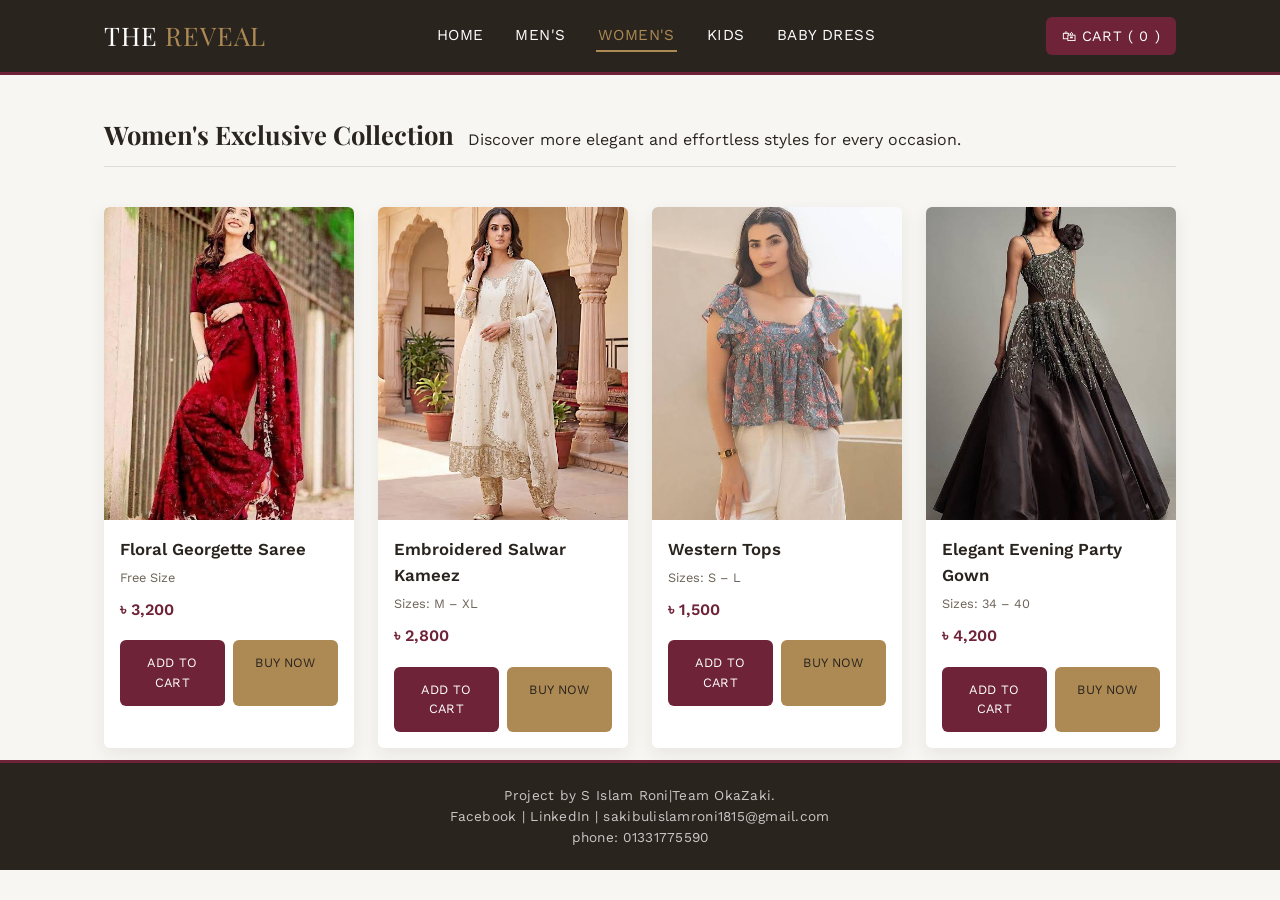
<file: womens_more.html>
<!DOCTYPE html>
<html lang="en">
<head>
  <meta charset="UTF-8">
  <meta name="viewport" content="width=device-width, initial-scale=1.0">
  <title>Women's Collection | The Reveal</title>
  <link rel="preconnect" href="https://fonts.googleapis.com">
  <link href="https://fonts.googleapis.com/css2?family=Playfair+Display:wght@700;800&family=Work+Sans:wght@400;500;600;700&display=swap" rel="stylesheet">
  <link rel="stylesheet" href="css/style.css">
</head>
<body>

  <!-- HEADER -->
  <header class="site-header">
    <div class="wrap">
      <a href="index.html" class="logo">THE <span>REVEAL</span></a>
      <nav class="main-nav" aria-label="Primary">
        <ul>
          <li><a href="index.html">Home</a></li>
          <li><a href="index.html#mens">Men's</a></li>
          <li><a href="index.html#womens" aria-current="page">Women's</a></li>
          <li><a href="index.html#kids">Kids</a></li>
          <li><a href="index.html#baby">Baby Dress</a></li>
        </ul>
      </nav>
      <a href="cart.html" class="cart-link">🛍 Cart (<span id="cart-count">0</span>)</a>
    </div>
  </header>

  <main class="wrap">
    <div class="category-heading" style="text-align: center; margin-top: 40px; margin-bottom: 40px;">
      <h2>Women's Exclusive Collection</h2>
      <p>Discover more elegant and effortless styles for every occasion.</p>
    </div>

    <!-- prdct add -->
    <div class="product-grid">

      <!-- Product 1 -->
      <div class="product-card">
        <div class="product-swatch swatch-womens" style="padding: 0; overflow: hidden;">
          <img src="images/geo_sharee.jpg" alt="Georgette Saree" style="width: 100%; height: 100%; object-fit: cover;">
        </div>
        <div class="product-info">
          <h3>Floral Georgette Saree</h3>
          <p class="product-meta">Free Size</p>
          <p class="product-price">৳ 3,200</p>
          <div class="product-actions">
            <a href="javascript:void(0);" onclick="addToCart('Floral Georgette Saree', 'Women\'s', 3200, 'images/geo_sharee.jpg')" class="btn btn-add">Add to Cart</a>
            <a href="checkout.php?name=Floral Georgette Saree&price=3200" class="btn btn-buy">Buy Now</a>
          </div>
        </div>
      </div>

      <!-- Product 2 -->
      <div class="product-card">
        <div class="product-swatch swatch-womens" style="padding: 0; overflow: hidden;">
          <img src="images/sal_kamez.jpg" alt="Salwar Kameez" style="width: 100%; height: 100%; object-fit: cover;">
        </div>
        <div class="product-info">
          <h3>Embroidered Salwar Kameez</h3>
          <p class="product-meta">Sizes: M – XL</p>
          <p class="product-price">৳ 2,800</p>
          <div class="product-actions">
            <a href="javascript:void(0);" onclick="addToCart('Embroidered Salwar Kameez', 'Women\'s', 2800, 'images/sal_kamez.jpg')" class="btn btn-add">Add to Cart</a>
            <a href="checkout.php?name=Embroidered Salwar Kameez&price=2800" class="btn btn-buy">Buy Now</a>
          </div>
        </div>
      </div>

      <!-- Product 3 -->
      <div class="product-card">
        <div class="product-swatch swatch-womens" style="padding: 0; overflow: hidden;">
          <img src="images/tops.jpg" alt="Maxi Dress" style="width: 100%; height: 100%; object-fit: cover;">
        </div>
        <div class="product-info">
          <h3>Western Tops</h3>
          <p class="product-meta">Sizes: S – L</p>
          <p class="product-price">৳ 1,500</p>
          <div class="product-actions">
            <a href="javascript:void(0);" onclick="addToCart('Western Tops', 'Women\'s', 1500, 'images/tops.jpg')" class="btn btn-add">Add to Cart</a>
            <a href="checkout.php?name=Western Tops&price=1500" class="btn btn-buy">Buy Now</a>
          </div>
        </div>
      </div>

      <!-- Product 4 -->
      <div class="product-card">
        <div class="product-swatch swatch-womens" style="padding: 0; overflow: hidden;">
          <img src="images/gown.jpg" alt="Party Gown" style="width: 100%; height: 100%; object-fit: cover;">
        </div>
        <div class="product-info">
          <h3>Elegant Evening Party Gown</h3>
          <p class="product-meta">Sizes: 34 – 40</p>
          <p class="product-price">৳ 4,200</p>
          <div class="product-actions">
            <a href="javascript:void(0);" onclick="addToCart('Elegant Evening Party Gown', 'Women\'s', 4200, 'images/gown.jpg')" class="btn btn-add">Add to Cart</a>
            <a href="checkout.php?name=Elegant Evening Party Gown&price=4200" class="btn btn-buy">Buy Now</a>
          </div>
        </div>
      </div>

    </div>
  </main>

  <!-- FOOTER -->
  <footer class="site-footer">
    <p>Project by S Islam Roni|Team OkaZaki.</p>
    <div class="social-links">
        <a href="https://www.facebook.com/sakibronii" target="_blank">Facebook</a> | 
        <a href="https://www.linkedin.com/in/sakibul-islam-roni-37b224241/" target="_blank">LinkedIn</a> |
        <a href="mailto:sakibulislamroni1815@gmail.com">sakibulislamroni1815@gmail.com</a>
    </div>
    <p>phone: 01331775590</p>
  </footer>
<script>
    // product add on cart (Updated with imageSrc)
    function addToCart(name, category, price, imageSrc) {
        let cart = JSON.parse(localStorage.getItem('reveal_cart')) || [];
        
        // check cart 
        let existingItem = cart.find(item => item.name === name);
        if(existingItem) {
            existingItem.qty += 1; 
        } else {
            // new item add
            cart.push({ name: name, category: category, price: price, qty: 1, image: imageSrc }); 
        }
        
        localStorage.setItem('reveal_cart', JSON.stringify(cart));
        updateCartCount();
    }

    //header cart update
    function updateCartCount() {
        let cart = JSON.parse(localStorage.getItem('reveal_cart')) || [];
        let totalQty = cart.reduce((sum, item) => sum + item.qty, 0);
        let countElement = document.getElementById('cart-count');
        if(countElement) {
            countElement.innerText = totalQty;
        }
    }

    window.onload = updateCartCount;
</script>

</body>
</html>
</file>
<file: css/style.css>
:root {
  
  --bg-home: #F8F6F2;          
  --bg-deep: #E4DCCF;          

  --ink: #2A241E;              
  --ink-soft: #6B6255;         

  --curtain: #6E2338;          
  --curtain-dark: #4C1826;     
  --gold: #AD8A54;             

  --card-bg: #FFFFFF;
  --line: rgba(42, 36, 30, 0.12);

  --font-display: 'Playfair Display', Georgia, serif;
  --font-body: 'Work Sans', Arial, sans-serif;

  --radius: 6px;
  --shadow: 0 6px 18px rgba(42, 36, 30, 0.08);
}

/* ---------- Reset ---------- */
* { margin: 0; padding: 0; box-sizing: border-box; }

html { scroll-behavior: smooth; }

body {
  font-family: var(--font-body);
  color: var(--ink);
  background: var(--bg-home);   
  line-height: 1.55;
  -webkit-font-smoothing: antialiased;
}

body.deep-bg { background: var(--bg-deep); }

img { max-width: 100%; display: block; }
a { color: inherit; text-decoration: none; }
ul { list-style: none; }

h1, h2, h3 { font-family: var(--font-display); font-weight: 700; }


a:focus-visible,
button:focus-visible,
input:focus-visible {
  outline: 3px solid var(--gold);
  outline-offset: 2px;
}

/*Layout shell */
.wrap {
  max-width: 1120px;
  margin: 0 auto;
  padding: 0 24px;
}

/*Header / Nav*/
.site-header {
  background: var(--ink);
  color: #fff;
  position: sticky;
  top: 0;
  z-index: 50;
  border-bottom: 3px solid var(--curtain);
}

.site-header .wrap {
  display: flex;
  align-items: center;
  justify-content: space-between;
  flex-wrap: wrap;
  padding-top: 16px;
  padding-bottom: 16px;
  gap: 12px;
}

.logo {
  font-family: var(--font-display);
  font-size: 1.6rem;
  letter-spacing: 0.04em;
}
.logo span { color: var(--gold); }

.main-nav ul {
  display: flex;
  flex-wrap: wrap;
  gap: 28px;
}

.main-nav a {
  font-size: 0.95rem;
  letter-spacing: 0.03em;
  text-transform: uppercase;
  padding: 6px 2px;
  border-bottom: 2px solid transparent;
  transition: border-color 0.2s ease, color 0.2s ease;
}

.main-nav a:hover,
.main-nav a[aria-current="page"] {
  border-bottom-color: var(--gold);
  color: var(--gold);
}

.cart-link {
  display: inline-flex;
  align-items: center;
  gap: 6px;
  background: var(--curtain);
  padding: 8px 16px;
  border-radius: var(--radius);
  font-size: 0.9rem;
  text-transform: uppercase;
  letter-spacing: 0.03em;
}
.cart-link:hover { background: var(--curtain-dark); }


.hero {
  position: relative;
  overflow: hidden;
  background: var(--ink);
  color: #fff;
  min-height: 420px;
  display: flex;
  align-items: center;
  justify-content: center;
  text-align: center;
}

.hero::before,
.hero::after {
  content: "";
  position: absolute;
  top: -10%;
  bottom: -10%;
  width: 38%;
  background: linear-gradient(160deg, var(--curtain) 0%, var(--curtain-dark) 100%);
}

.hero::before {
  left: 0;
  transform: skewX(-8deg) translateX(-18%);
  box-shadow: 8px 0 24px rgba(0,0,0,0.35);
}

.hero::after {
  right: 0;
  transform: skewX(-8deg) translateX(18%);
  box-shadow: -8px 0 24px rgba(0,0,0,0.35);
}

.hero-content {
  position: relative;
  z-index: 2;
  max-width: 560px;
  padding: 32px 24px;
}

.hero-eyebrow {
  font-size: 0.8rem;
  letter-spacing: 0.25em;
  text-transform: uppercase;
  color: var(--gold);
  margin-bottom: 14px;
}

.hero h1 {
  font-size: clamp(2.2rem, 5vw, 3.4rem);
  letter-spacing: 0.03em;
  margin-bottom: 14px;
}

.hero p {
  font-size: 1.05rem;
  color: rgba(255,255,255,0.85);
  margin-bottom: 26px;
}

/*Buttons*/
.btn {
  display: inline-block;
  font-family: var(--font-body);
  font-size: 0.9rem;
  letter-spacing: 0.03em;
  text-transform: uppercase;
  padding: 12px 26px;
  border-radius: var(--radius);
  border: 2px solid transparent;
  cursor: pointer;
  transition: background 0.2s ease, color 0.2s ease, border-color 0.2s ease;
}

.btn-primary {
  background: var(--gold);
  color: var(--ink);
}
.btn-primary:hover { background: #c39f66; }

.btn-outline {
  background: transparent;
  border-color: rgba(255,255,255,0.6);
  color: #fff;
}
.btn-outline:hover { border-color: #fff; }

.btn-add {
  width: 100%;
  background: var(--curtain);
  color: #fff;
}
.btn-add:hover { background: var(--curtain-dark); }

.btn-block { width: 100%; text-align: center; }

.product-actions {
  display: flex;
  gap: 8px;
  margin-top: 4px;
}

.product-actions .btn {
  flex: 1;
  padding: 11px 10px;
  font-size: 0.8rem;
  text-align: center;
}

.btn-buy {
  background: var(--gold);
  color: var(--ink);
}
.btn-buy:hover { background: #c39f66; }

/* Category sections & product grid */
.category-section {
  padding: 56px 0 8px;
}

.category-heading {
  display: flex;
  align-items: baseline;
  gap: 14px;
  margin-bottom: 24px;
  border-bottom: 1px solid var(--line);
  padding-bottom: 12px;
}

.category-heading h2 {
  font-size: 1.6rem;
}

.category-heading .tag {
  font-size: 0.75rem;
  letter-spacing: 0.15em;
  text-transform: uppercase;
  color: var(--ink-soft);
}

.product-grid {
  display: grid;
  grid-template-columns: repeat(auto-fit, minmax(220px, 1fr));
  gap: 24px;
  margin-bottom: 12px;
}

.product-card {
  background: var(--card-bg);
  border-radius: var(--radius);
  overflow: hidden;
  box-shadow: var(--shadow);
  display: flex;
  flex-direction: column;
  transition: transform 0.2s ease;
}
.product-card:hover { transform: translateY(-4px); }

.product-swatch {
  aspect-ratio: 4 / 5;
  display: flex;
  align-items: center;
  justify-content: center;
  color: rgba(255,255,255,0.9);
  font-family: var(--font-display);
  font-size: 1.1rem;
  text-align: center;
  padding: 12px;
}

.swatch-mens   { background: linear-gradient(135deg, #2E3A46, #1B242D); }
.swatch-womens { background: linear-gradient(135deg, #7A2E43, #4C1826); }
.swatch-kids   { background: linear-gradient(135deg, #C77B3E, #8C5325); }
.swatch-baby   { background: linear-gradient(135deg, #D89AA6, #B06B7C); }

.product-info {
  padding: 16px;
  display: flex;
  flex-direction: column;
  gap: 6px;
  flex-grow: 1;
}

.product-info h3 {
  font-size: 1.05rem;
  font-weight: 600;
  font-family: var(--font-body);
}

.product-price {
  color: var(--curtain);
  font-weight: 600;
  margin-bottom: 8px;
}

.product-meta {
  font-size: 0.8rem;
  color: var(--ink-soft);
  margin-bottom: 4px;
}

/*Cart page*/
.page-heading {
  padding: 48px 0 8px;
}
.page-heading h1 { font-size: 2.2rem; margin-bottom: 8px; }
.page-heading p { color: var(--ink-soft); }

.cart-table {
  width: 100%;
  border-collapse: collapse;
  background: var(--card-bg);
  border-radius: var(--radius);
  overflow: hidden;
  box-shadow: var(--shadow);
  margin: 28px 0;
}

.cart-table th,
.cart-table td {
  padding: 16px;
  text-align: left;
  border-bottom: 1px solid var(--line);
}

.cart-table th {
  font-size: 0.75rem;
  text-transform: uppercase;
  letter-spacing: 0.08em;
  color: var(--ink-soft);
  background: rgba(110, 35, 56, 0.05);
}

.cart-item-name {
  display: flex;
  align-items: center;
  gap: 14px;
}

.mini-swatch {
  width: 48px;
  height: 56px;
  border-radius: 4px;
  flex-shrink: 0;
}

.qty-input {
  width: 56px;
  padding: 6px 8px;
  border: 1px solid var(--line);
  border-radius: 4px;
  font-family: var(--font-body);
}

.remove-link {
  color: var(--curtain);
  font-size: 0.85rem;
  text-decoration: underline;
}

.cart-summary {
  max-width: 360px;
  margin-left: auto;
  background: var(--card-bg);
  border-radius: var(--radius);
  box-shadow: var(--shadow);
  padding: 24px;
  margin-bottom: 56px;
}

.cart-summary .row {
  display: flex;
  justify-content: space-between;
  margin-bottom: 12px;
  font-size: 0.95rem;
}

.cart-summary .row.total {
  border-top: 1px solid var(--line);
  padding-top: 12px;
  margin-top: 12px;
  font-weight: 700;
  font-size: 1.15rem;
  color: var(--curtain);
}

/*Checkout page*/
.checkout-layout {
  display: grid;
  grid-template-columns: 1.4fr 1fr;
  gap: 32px;
  padding-bottom: 56px;
}

.checkout-form {
  background: var(--card-bg);
  border-radius: var(--radius);
  box-shadow: var(--shadow);
  padding: 32px;
}

.checkout-form h2 {
  font-size: 1.3rem;
  margin-bottom: 20px;
}

.form-group { margin-bottom: 20px; }

.form-group label {
  display: block;
  font-size: 0.85rem;
  text-transform: uppercase;
  letter-spacing: 0.05em;
  color: var(--ink-soft);
  margin-bottom: 6px;
}

.form-group input[type="text"],
.form-group input[type="tel"] {
  width: 100%;
  padding: 12px 14px;
  border: 1px solid var(--line);
  border-radius: var(--radius);
  font-family: var(--font-body);
  font-size: 1rem;
  background: #fff;
}

.form-group input:focus {
  border-color: var(--curtain);
}

fieldset {
  border: 1px solid var(--line);
  border-radius: var(--radius);
  padding: 16px;
}

fieldset legend {
  font-size: 0.85rem;
  text-transform: uppercase;
  letter-spacing: 0.05em;
  color: var(--ink-soft);
  padding: 0 6px;
}

.payment-option {
  display: flex;
  align-items: center;
  gap: 10px;
  padding: 10px 0;
}

.payment-option input[type="radio"] {
  width: 18px;
  height: 18px;
  accent-color: var(--curtain);
}

.payment-option label {
  font-size: 1rem;
  color: var(--ink);
  text-transform: none;
  letter-spacing: normal;
}

.order-summary {
  background: var(--card-bg);
  border-radius: var(--radius);
  box-shadow: var(--shadow);
  padding: 24px;
  height: fit-content;
}

.order-summary h2 { font-size: 1.15rem; margin-bottom: 16px; }

.order-summary .line {
  display: flex;
  justify-content: space-between;
  font-size: 0.9rem;
  margin-bottom: 10px;
  color: var(--ink-soft);
}

.order-summary .line.total {
  color: var(--curtain);
  font-weight: 700;
  font-size: 1.1rem;
  border-top: 1px solid var(--line);
  padding-top: 12px;
  margin-top: 12px;
}

/*Footer (shared across all pages) */
.site-footer {
  background: var(--ink);
  color: rgba(255,255,255,0.75);
  text-align: center;
  padding: 22px 16px;
  font-size: 0.85rem;
  letter-spacing: 0.02em;
  border-top: 3px solid var(--curtain);
}

/*Responsive  */
@media (max-width: 720px) {
  .main-nav ul { gap: 16px; justify-content: center; }
  .site-header .wrap { justify-content: center; text-align: center; }
  .hero { min-height: 360px; }
  .hero::before, .hero::after { width: 30%; }
  .checkout-layout { grid-template-columns: 1fr; }
  .cart-summary { max-width: 100%; }
  .cart-table { font-size: 0.85rem; }
  .cart-table th, .cart-table td { padding: 10px; }
}

@media (max-width: 480px) {
  .hero::before, .hero::after { display: none; } /* curtains fold away on very small screens */
  .logo { font-size: 1.3rem; }
}

/* Respect reduced motion preference */
@media (prefers-reduced-motion: reduce) {
  html { scroll-behavior: auto; }
  .product-card, .btn, .main-nav a, .cart-link { transition: none; }
}
</file>
